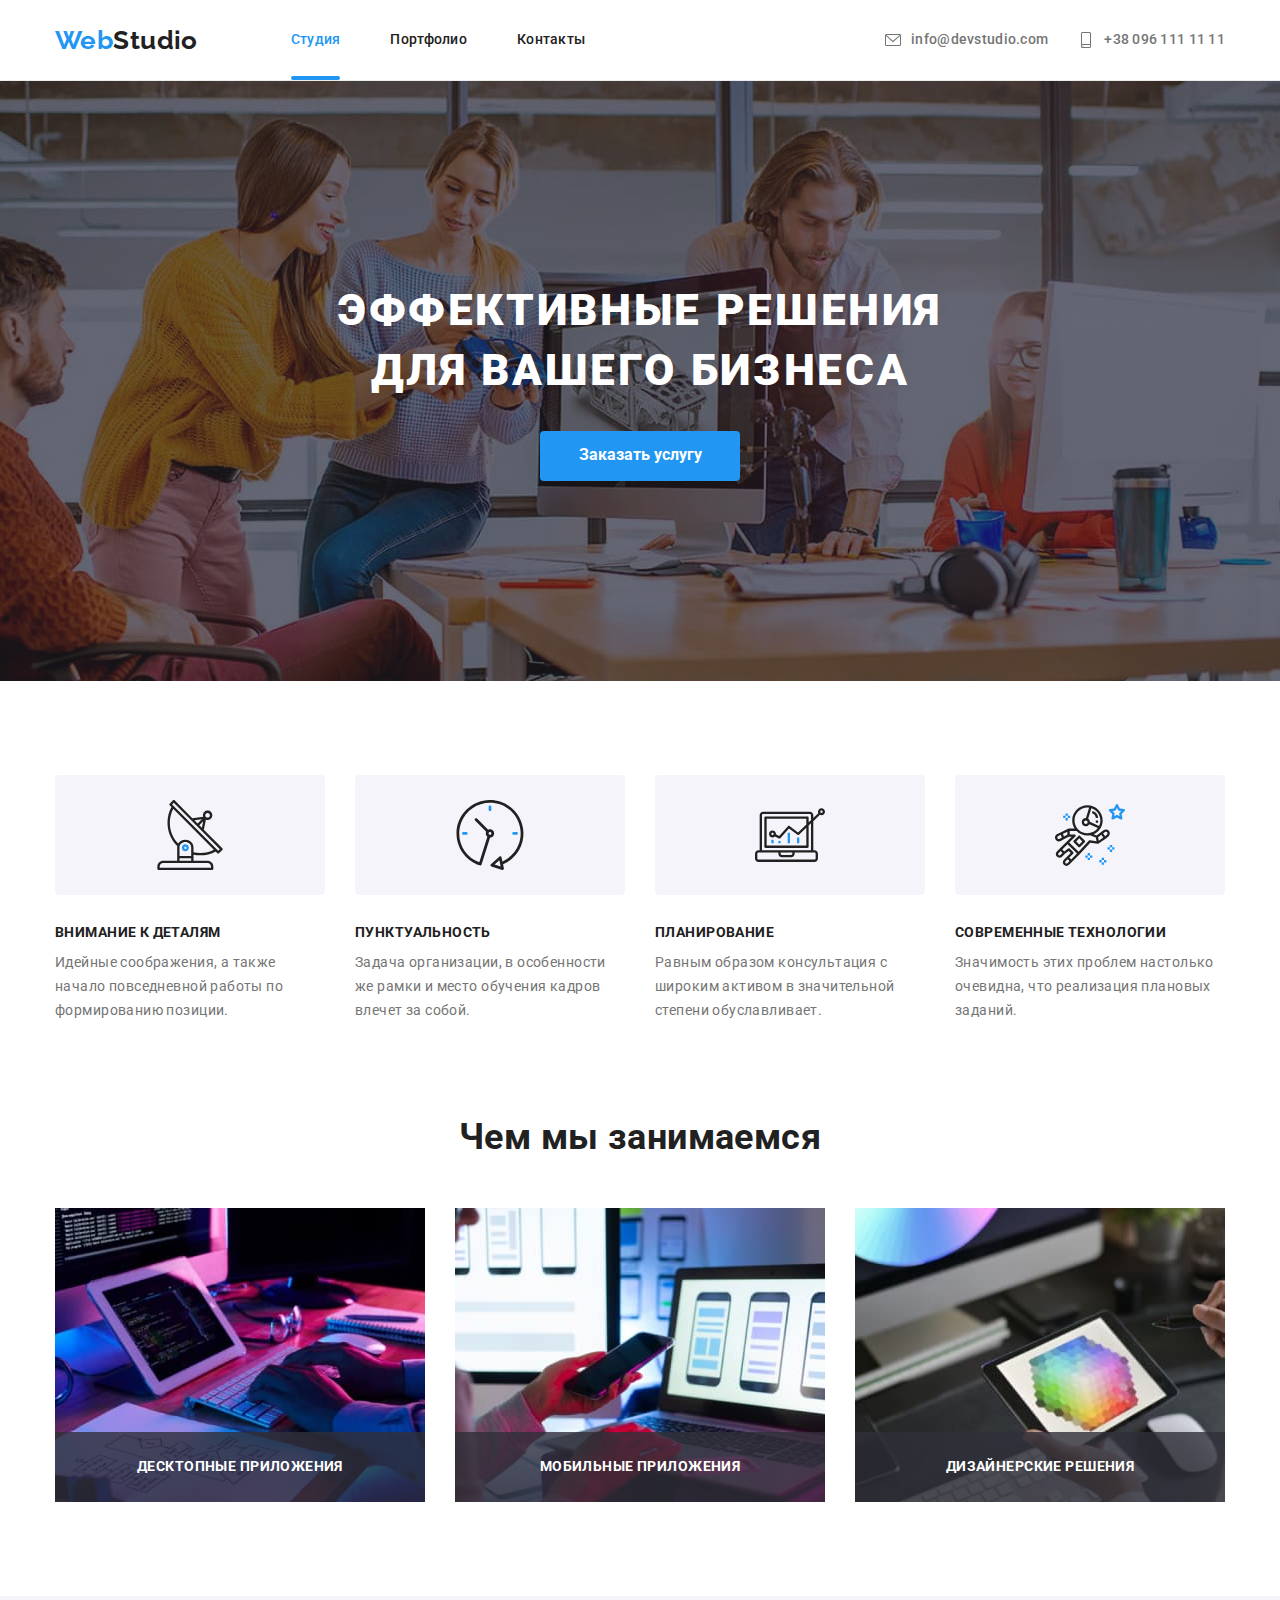
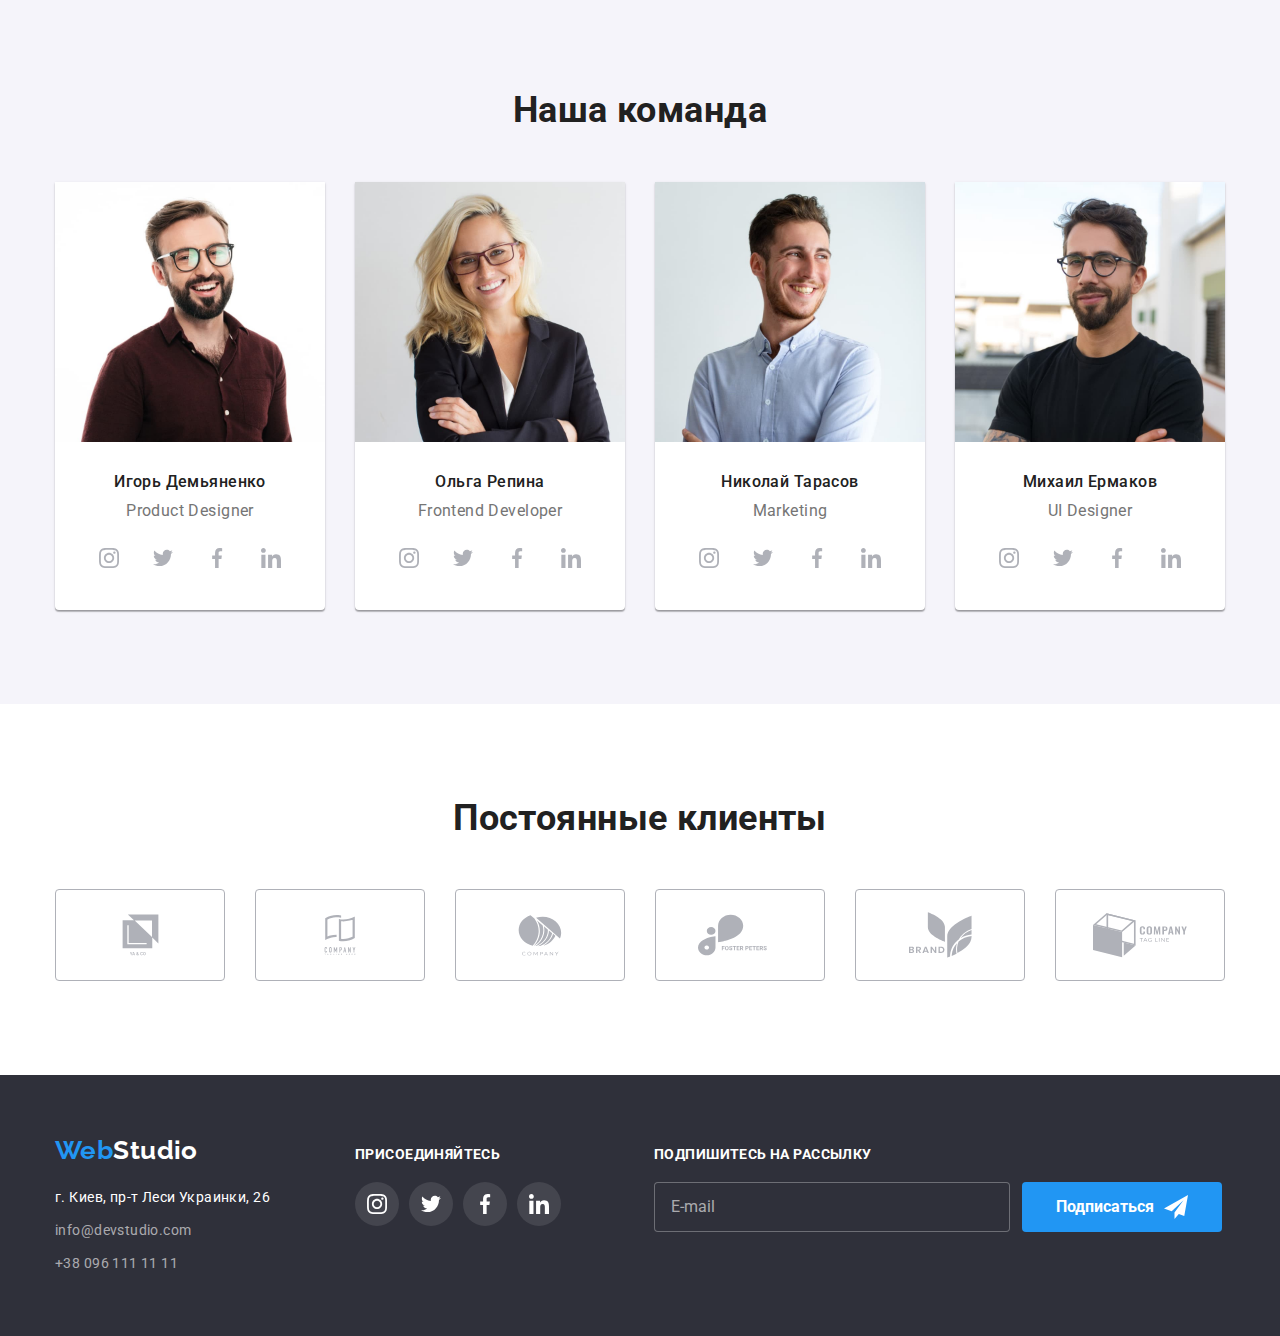
<file: index.html>
<!DOCTYPE html>
<html lang="ru">
  <head>
    <meta charset="UTF-8" />
    <meta http-equiv="X-UA-Compatible" content="IE=edge" />
    <meta name="viewport" content="width=device-width, initial-scale=1.0" />
    <title>Студия</title>
    <link
      href="https://fonts.googleapis.com/css2?family=Raleway:wght@700&family=Roboto:wght@400;500;700;900&display=swap"
      rel="stylesheet"
    />
    <link
      rel="stylesheet"
      href="https://cdnjs.cloudflare.com/ajax/libs/modern-normalize/1.0.0/modern-normalize.min.css"
    />
    <link rel="stylesheet" href="css/styles.css" />
  </head>

  <body>
    <!-- Header -->
    <header class="page-header">
      <div class="container header">
        <a href="./index.html" class="logo-font"
          >Web<span class="logo-header-color">Studio</span></a
        >

        <nav>
          <ul class="navigation">
            <li><a href="./index.html" class="font-nav current">Студия</a></li>
            <li><a href="./portfolio.html" class="font-nav">Портфолио</a></li>
            <li><a href="./contacts.html" class="font-nav">Контакты</a></li>
          </ul>
        </nav>

        <ul class="contacts">
          <li>
            <a href="mailto:info@devstudio.com" class="font-contacts mail">
              <svg class="icon">
                <use href="./images/icons.svg#icon-cont-mail"></use>
              </svg>
              info@devstudio.com</a
            >
          </li>
          <li>
            <a href="tel:+380961111111" class="font-contacts phone">
              <svg class="icon">
                <use href="./images/icons.svg#icon-cont-phone"></use>
              </svg>
              +38 096 111 11 11</a
            >
          </li>
        </ul>
      </div>
    </header>

    <main>
      <!-- Hero -->
      <section class="hero">
        <h1 class="font-hero">
          ЭФФЕКТИВНЫЕ РЕШЕНИЯ<br />
          ДЛЯ ВАШЕГО БИЗНЕСА
        </h1>
        <button type="button" class="button button-order" data-modal-open>
          Заказать услугу
        </button>
      </section>

      <!-- Преимущества -->
      <section class="section">
        <div class="container">
          <h2 class="hidden-item">Наши преимущества</h2>
          <ul class="benefits">
            <li>
              <div class="item-thumb">
                <svg class="item">
                  <use href="./images/icons.svg#icon-feature1"></use>
                </svg>
              </div>
              <h3 class="font-fact-name">ВНИМАНИЕ К ДЕТАЛЯМ</h3>
              <p class="font-fact-descr">
                Идейные соображения, а также начало повседневной работы по
                формированию позиции.
              </p>
            </li>
            <li>
              <div class="item-thumb">
                <svg class="item">
                  <use href="./images/icons.svg#icon-feature2"></use>
                </svg>
              </div>
              <h3 class="font-fact-name">ПУНКТУАЛЬНОСТЬ</h3>
              <p class="font-fact-descr">
                Задача организации, в особенности же рамки и место обучения
                кадров влечет за собой.
              </p>
            </li>
            <li>
              <div class="item-thumb">
                <svg class="item">
                  <use href="./images/icons.svg#icon-feature3"></use>
                </svg>
              </div>
              <h3 class="font-fact-name">ПЛАНИРОВАНИЕ</h3>
              <p class="font-fact-descr">
                Равным образом консультация с широким активом в значительной
                степени обуславливает.
              </p>
            </li>
            <li>
              <div class="item-thumb">
                <svg class="item">
                  <use href="./images/icons.svg#icon-feature4"></use>
                </svg>
              </div>
              <h3 class="font-fact-name">СОВРЕМЕННЫЕ ТЕХНОЛОГИИ</h3>
              <p class="font-fact-descr">
                Значимость этих проблем настолько очевидна, что реализация
                плановых заданий.
              </p>
            </li>
          </ul>
        </div>
      </section>

      <!-- Чем мы занимаемся -->
      <section class="section what-we-do">
        <div class="container">
          <h2 class="section-title">Чем мы занимаемся</h2>
          <div class="whatwedo-images">
            <div class="whatwedo-thumb">
              <img
                src="./images/what1.jpg"
                alt="Чем мы занимаемся"
                width="370"
              />
              <p class="whatwedo-label">Десктопные приложения</p>
            </div>
            <div class="whatwedo-thumb">
              <img
                src="./images/what2.jpg"
                alt="Чем мы занимаемся"
                width="370"
              />
              <p class="whatwedo-label">Мобильные приложения</p>
            </div>
            <div class="whatwedo-thumb">
              <img
                src="./images/what3.jpg"
                alt="Чем мы занимаемся"
                width="370"
              />
              <p class="whatwedo-label">Дизайнерские решения</p>
            </div>
          </div>
        </div>
      </section>

      <!-- Наша команда -->
      <section class="section command">
        <div class="container">
          <h2 class="section-title">Наша команда</h2>
          <ul class="people">
            <li class="person">
              <img
                src="./images/com_demyanenko.jpg"
                alt="Игорь Демьяненко"
                width="270"
              />
              <div class="person-descr">
                <h4 class="font-name">Игорь Демьяненко</h4>
                <p class="font-job">Product Designer</p>
                <ul class="joinus-social">
                  <li>
                    <a href="" class="social-link">
                      <svg class="icon" width="20" height="20">
                        <use href="./images/icons.svg#icon-instagram"></use>
                      </svg>
                    </a>
                  </li>
                  <li>
                    <a href="" class="social-link">
                      <svg class="icon" width="20" height="20">
                        <use href="./images/icons.svg#icon-twitter"></use>
                      </svg>
                    </a>
                  </li>
                  <li>
                    <a href="" class="social-link">
                      <svg class="icon" width="20" height="20">
                        <use href="./images/icons.svg#icon-facebook"></use>
                      </svg>
                    </a>
                  </li>
                  <li>
                    <a href="" class="social-link">
                      <svg class="icon" width="20" height="20">
                        <use href="./images/icons.svg#icon-linkedin"></use>
                      </svg>
                    </a>
                  </li>
                </ul>
              </div>
            </li>
            <li class="person">
              <img
                src="./images/com_repina.jpg"
                alt="Ольга Репина"
                width="270"
              />
              <div class="person-descr">
                <h4 class="font-name">Ольга Репина</h4>
                <p class="font-job">Frontend Developer</p>
                <ul class="joinus-social">
                  <li>
                    <a href="" class="social-link">
                      <svg class="icon" width="20" height="20">
                        <use href="./images/icons.svg#icon-instagram"></use>
                      </svg>
                    </a>
                  </li>
                  <li>
                    <a href="" class="social-link">
                      <svg class="icon" width="20" height="20">
                        <use href="./images/icons.svg#icon-twitter"></use>
                      </svg>
                    </a>
                  </li>
                  <li>
                    <a href="" class="social-link">
                      <svg class="icon" width="20" height="20">
                        <use href="./images/icons.svg#icon-facebook"></use>
                      </svg>
                    </a>
                  </li>
                  <li>
                    <a href="" class="social-link">
                      <svg class="icon" width="20" height="20">
                        <use href="./images/icons.svg#icon-linkedin"></use>
                      </svg>
                    </a>
                  </li>
                </ul>
              </div>
            </li>
            <li class="person">
              <img
                src="./images/com_tarasov.jpg"
                alt="Николай Тарасов"
                width="270"
              />
              <div class="person-descr">
                <h4 class="font-name">Николай Тарасов</h4>
                <p class="font-job">Marketing</p>
                <ul class="joinus-social">
                  <li>
                    <a href="" class="social-link">
                      <svg class="icon" width="20" height="20">
                        <use href="./images/icons.svg#icon-instagram"></use>
                      </svg>
                    </a>
                  </li>
                  <li>
                    <a href="" class="social-link">
                      <svg class="icon" width="20" height="20">
                        <use href="./images/icons.svg#icon-twitter"></use>
                      </svg>
                    </a>
                  </li>
                  <li>
                    <a href="" class="social-link">
                      <svg class="icon" width="20" height="20">
                        <use href="./images/icons.svg#icon-facebook"></use>
                      </svg>
                    </a>
                  </li>
                  <li>
                    <a href="" class="social-link">
                      <svg class="icon" width="20" height="20">
                        <use href="./images/icons.svg#icon-linkedin"></use>
                      </svg>
                    </a>
                  </li>
                </ul>
              </div>
            </li>
            <li class="person">
              <img
                src="./images/com_ermakov.jpg"
                alt="Михаил Ермаков"
                width="270"
              />
              <div class="person-descr">
                <h4 class="font-name">Михаил Ермаков</h4>
                <p class="font-job">UI Designer</p>
                <ul class="joinus-social">
                  <li>
                    <a href="" class="social-link">
                      <svg class="icon" width="20" height="20">
                        <use href="./images/icons.svg#icon-instagram"></use>
                      </svg>
                    </a>
                  </li>
                  <li>
                    <a href="" class="social-link">
                      <svg class="icon" width="20" height="20">
                        <use href="./images/icons.svg#icon-twitter"></use>
                      </svg>
                    </a>
                  </li>
                  <li>
                    <a href="" class="social-link">
                      <svg class="icon" width="20" height="20">
                        <use href="./images/icons.svg#icon-facebook"></use>
                      </svg>
                    </a>
                  </li>
                  <li>
                    <a href="" class="social-link">
                      <svg class="icon" width="20" height="20">
                        <use href="./images/icons.svg#icon-linkedin"></use>
                      </svg>
                    </a>
                  </li>
                </ul>
              </div>
            </li>
          </ul>
        </div>
      </section>

      <!-- Постоянные клиенты -->
      <section class="section portfolio">
        <div class="container">
          <h2 class="section-title">Постоянные клиенты</h2>
          <ul class="clients-list">
            <li>
              <a href="" class="client">
                <svg class="icon" width="41">
                  <use href="./images/icons.svg#icon-client1"></use>
                </svg>
              </a>
            </li>
            <li>
              <a href="" class="client">
                <svg class="icon" width="40">
                  <use href="./images/icons.svg#icon-client2"></use>
                </svg>
              </a>
            </li>
            <li>
              <a href="" class="client">
                <svg class="icon" width="44">
                  <use href="./images/icons.svg#icon-client3"></use>
                </svg>
              </a>
            </li>
            <li>
              <a href="" class="client">
                <svg class="icon" width="85">
                  <use href="./images/icons.svg#icon-client4"></use>
                </svg>
              </a>
            </li>
            <li>
              <a href="" class="client">
                <svg class="icon" width="63">
                  <use href="./images/icons.svg#icon-client5"></use>
                </svg>
              </a>
            </li>
            <li>
              <a href="" class="client">
                <svg class="icon" width="94">
                  <use href="./images/icons.svg#icon-client6"></use>
                </svg>
              </a>
            </li>
          </ul>
        </div>
      </section>
    </main>

    <!-- Модальное окно - Заказать услугу -->
    <div class="backdrop is-hidden" data-modal>
      <div class="modal-form">
        <button type="button" class="button-close" data-modal-close>
          <svg class="icon">
            <use href="./images/icons.svg#icon-modal-close"></use>
          </svg>
        </button>

        <form class="form-order">
          <h3 class="form-title">Оставьте свои данные, мы вам перезвоним</h3>
                    
          <div class="form-field form-field-first">
            <label
              >Имя
              <input type="text" name="name" class="form-input" />
              <svg class="icon">
                <use href="./images/icons.svg#icon-modal-person"></use>
              </svg>
            </label>
          </div>

          <div class="form-field">
            <label
              >Телефон
              <input type="tel" name="phone" class="form-input" />
              <svg class="icon">
                <use href="./images/icons.svg#icon-modal-phone"></use>
              </svg>
            </label>
          </div>

          <div class="form-field">
            <label
              >Почта
              <input type="email" name="email" class="form-input" />
              <svg class="icon">
                <use href="./images/icons.svg#icon-modal-email"></use>
              </svg>
            </label>
          </div>

          <div class="form-field">
            <label
              >Комментарий
              <textarea
                name="comment"
                rows="5"
                placeholder="Введите текст"
              ></textarea>                
            </label>

          </div>

          <div class="policy-agree">
            <label>
              <input
                type="checkbox"
                name="policy-agree"
                class="policy-checkbox hidden-item"
              />
              <span class="policy-checkbox-my"></span>Соглашаюсь с рассылкой и принимаю
              <a href="">Условия договора</a>
            </label>
          </div>          

          <button type="submit" class="button button-order">Отправить</button>
        </form>
      </div>
    </div>

    <!-- FOOTER -->
    <footer class="footer">
      <div class="container">
        <div class="footer-add">
          <a href="./index.html" class="logo-font"
            >Web<span class="logo-footer-color">Studio</span></a
          >
          <address class="address">
            <p>г. Киев, пр-т Леси Украинки, 26</p>

            <ul>
              <li>
                <a href="mailto:info@devstudio.com" class="footer-contacts"
                  >info@devstudio.com</a
                >
              </li>
              <li>
                <a href="tel:+380961111111" class="footer-contacts"
                  >+38 096 111 11 11</a
                >
              </li>
            </ul>
          </address>
        </div>

        <div class="footer-joinus">
          <p class="joinus">ПРИСОЕДИНЯЙТЕСЬ</p>
          <ul class="joinus-social">
            <li>
              <a href="" class="social-link" aria-label="Instagram">
                <svg class="icon" width="20" height="20">
                  <use href="./images/icons.svg#icon-instagram"></use>
                </svg>
              </a>
            </li>
            <li>
              <a href="" class="social-link" aria-label="Twitter">
                <svg class="icon" width="20" height="20">
                  <use href="./images/icons.svg#icon-twitter"></use>
                </svg>
              </a>
            </li>
            <li>
              <a href="" class="social-link" aria-label="Facebook">
                <svg class="icon" width="20" height="20">
                  <use href="./images/icons.svg#icon-facebook"></use>
                </svg>
              </a>
            </li>
            <li>
              <a href="" class="social-link">
                <svg class="icon" width="20" height="20" aria-label="LinkedIn">
                  <use href="./images/icons.svg#icon-linkedin"></use>
                </svg>
              </a>
            </li>
          </ul>
        </div>

        <form class="footer-signus">
          <p class="joinus">ПОДПИШИТЕСЬ НА РАССЫЛКУ</p>

          <div class="signus">
            <input type="email" name="sign-email" placeholder="E-mail" />
            <button type="submit" class="button button-signus">
              Подписаться
              <svg class="icon">
                <use href="./images/icons.svg#icon-subscribe"></use>
              </svg>
            </button>
          </div>
        </form>
      </div>
    </footer>

    <script src="./js/modal.js"></script>
  </body>
</html>
</file>
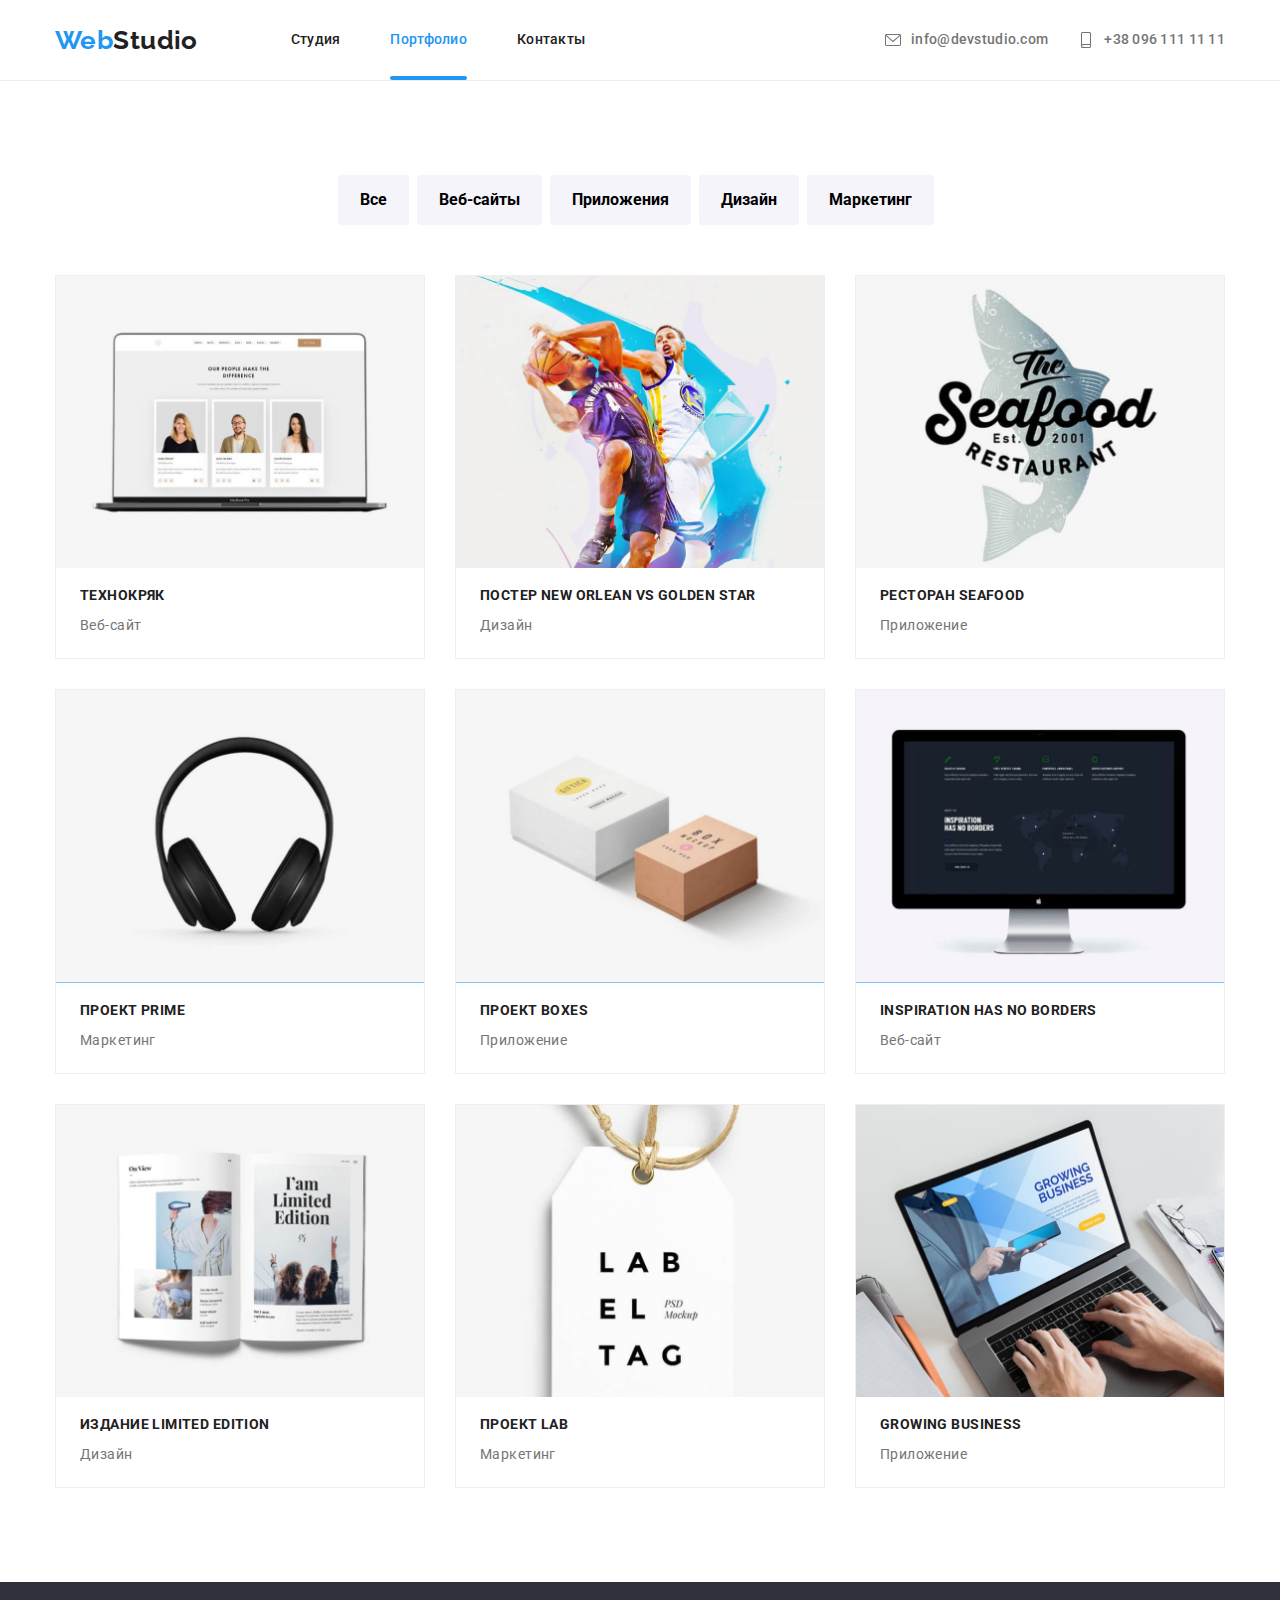
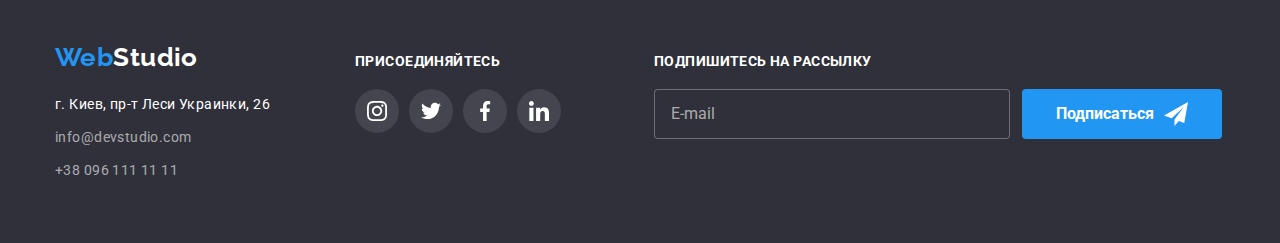
<file: portfolio.html>
﻿<!DOCTYPE html>
<html lang="ru">
<head>
    <meta charset="UTF-8">
    <meta http-equiv="X-UA-Compatible" content="IE=edge">
    <meta name="viewport" content="width=device-width, initial-scale=1.0">
    <title>Портфолио</title>
    <link href="https://fonts.googleapis.com/css2?family=Raleway:wght@700&family=Roboto:wght@400;500;700;900&display=swap"
        rel="stylesheet">
    <link rel="stylesheet" href="https://cdnjs.cloudflare.com/ajax/libs/modern-normalize/1.0.0/modern-normalize.min.css" />
    <link rel="stylesheet" href="css/styles.css" />
    
   
</head>

<body>
    <!-- Header -->
    <header class="page-header">
        <div class="container header">
            <a href="./index.html" class="logo-font">Web<span class="logo-header-color">Studio</span></a>
    
            <nav>
                <ul class="navigation">
                    <li><a href="./index.html" class="font-nav">Студия</a></li>
                    <li><a href="./portfolio.html" class="font-nav current">Портфолио</a></li>
                    <li><a href="./contacts.html" class="font-nav">Контакты</a></li>
                </ul>
            </nav>
    
            <ul class="contacts">
                <li><a href="mailto:info@devstudio.com" class="font-contacts mail">
                        <svg class="icon">
                            <use href="./images/icons.svg#icon-cont-mail"></use>
                        </svg>
                        info@devstudio.com</a></li>
                <li><a href="tel:+380961111111" class="font-contacts phone">
                        <svg class="icon">
                            <use href="./images/icons.svg#icon-cont-phone"></use>
                        </svg>
                        +38 096 111 11 11</a></li>
            </ul>
    
        </div>
    </header>


    <main>
        <!-- Портфолио -->
        <section class="section portfolio">
        <!--  <h2>Наши работы</h2> -->
        <!-- Фильтр отображения работ -->
        <div class="container control-panel">
            <button type="button" class="button button-filter">Все</button>
            <button type="button" class="button button-filter">Веб-сайты</button>
            <button type="button" class="button button-filter">Приложения</button>
            <button type="button" class="button button-filter">Дизайн</button>
            <button type="button" class="button button-filter">Маркетинг</button>
        </div>

        <!-- Список наших работ -->
        <div class="container">    
        <ul class="portfolio-products">
            <li class="product">
                <a href="">
                    <div class="product-thumb">
                        <img src="./images/project1.jpg" alt="Технокряк" width="370">
                        <div class="product-overlay">                            
                            <p>Lorem ipsum dolor sit amet consectetur, adipisicing elit. Aliquid quis cumque nostrum alias vel saepe corporis.
                                Doloribus tempora facere et?</p>
                        </div>
                    </div>
                    <div class="product-descr">
                        <h4 class="font-fact-name">Технокряк</h4>
                        <p class="font-fact-descr">Веб-сайт</p>
                    </div>
                </a>
            </li>

            <li class="product">
                <a href="">
                    <div class="product-thumb">
                        <img src="./images/project2.jpg" alt="Постер New Orlean vs Golden Star" width="370">
                        <div class="product-overlay">
                            <p>Lorem ipsum dolor sit amet consectetur, adipisicing elit. Aliquid quis cumque nostrum alias vel saepe corporis.
                                Doloribus tempora facere et?</p>
                        </div>
                    </div>
                    <div class="product-descr">
                        <h4 class="font-fact-name">Постер New Orlean vs Golden Star</h4>
                        <p class="font-fact-descr">Дизайн</p>
                    </div>
                </a>
            </li>

            <li class="product">
                <a href="">
                    <div class="product-thumb">
                        <img src="./images/project3.jpg" alt="Ресторан Seafood" width="370">
                        <div class="product-overlay">
                            <p>Lorem ipsum dolor sit amet consectetur, adipisicing elit. Aliquid quis cumque nostrum alias vel saepe corporis.
                                Doloribus tempora facere et?</p>
                        </div>
                    </div>
                    <div class="product-descr">
                        <h4 class="font-fact-name">Ресторан Seafood</h4>
                        <p class="font-fact-descr">Приложение</p>
                    </div>
                </a>
            </li>        
            <li class="product">
                <a href="">
                    <div class="product-thumb">
                        <img src="./images/project4.jpg" alt="Проект Prime" width="370">
                        <div class="product-overlay">
                            <p>Lorem ipsum dolor sit amet consectetur, adipisicing elit. Aliquid quis cumque nostrum alias vel saepe corporis.
                                Doloribus tempora facere et?</p>
                        </div>
                    </div>
                    <div class="product-descr">
                        <h4 class="font-fact-name">Проект Prime</h4>
                        <p class="font-fact-descr">Маркетинг</p>
                    </div>
                </a>
            </li>
            
            <li class="product">
                <a href="">
                    <div class="product-thumb">
                        <img src="./images/project5.jpg" alt="Проект Boxes" width="370">
                        <div class="product-overlay">
                            <p>Lorem ipsum dolor sit amet consectetur, adipisicing elit. Aliquid quis cumque nostrum alias vel saepe corporis.
                                Doloribus tempora facere et?</p>
                        </div>
                    </div>
                    <div class="product-descr">
                        <h4 class="font-fact-name">Проект Boxes</h4>
                        <p class="font-fact-descr">Приложение</p>
                    </div>
                </a>
            </li>
            
            <li class="product">
                <a href="">
                    <div class="product-thumb">  
                        <img src="./images/project6.jpg" alt="Inspiration has no Borders" width="370">
                        <div class="product-overlay">
                            <p>Lorem ipsum dolor sit amet consectetur, adipisicing elit. Aliquid quis cumque nostrum alias vel saepe corporis.
                                Doloribus tempora facere et?</p>
                        </div>
                    </div>
                    <div class="product-descr">
                        <h4 class="font-fact-name">Inspiration has no Borders</h4>
                        <p class="font-fact-descr">Веб-сайт</p>
                    </div>
                </a>
            </li>

            <li class="product">
                <a href="">
                    <div class="product-thumb">
                        <img src="./images/project7.jpg" alt="Издание Limited Edition" width="370">
                        <div class="product-overlay">
                            <p>Lorem ipsum dolor sit amet consectetur, adipisicing elit. Aliquid quis cumque nostrum alias vel saepe corporis.
                                Doloribus tempora facere et?</p>
                        </div>
                    </div>
                    <div class="product-descr">
                        <h4 class="font-fact-name">Издание Limited Edition</h4>
                        <p class="font-fact-descr">Дизайн</p>
                    </div>
                </a>
            </li>
            
            <li class="product">
                <a href="">
                    <div class="product-thumb">
                        <img src="./images/project8.jpg" alt="Проект LAB" width="370">
                        <div class="product-overlay">
                            <p>Lorem ipsum dolor sit amet consectetur, adipisicing elit. Aliquid quis cumque nostrum alias vel saepe corporis.
                                Doloribus tempora facere et?</p>
                        </div>
                    </div>
                    <div class="product-descr">
                        <h4 class="font-fact-name">Проект LAB</h4>
                        <p class="font-fact-descr">Маркетинг</p>
                    </div>
                </a>
            </li>
            
            <li class="product">
                <a href="">
                    <div class="product-thumb">
                        <img src="./images/project9.jpg" alt="Growing Business" width="370">
                        <div class="product-overlay">
                            <p>Lorem ipsum dolor sit amet consectetur, adipisicing elit. Aliquid quis cumque nostrum alias vel saepe corporis.
                                Doloribus tempora facere et?</p>
                        </div>
                    </div>
                    <div class="product-descr">
                        <h4 class="font-fact-name">Growing Business</h4>
                        <p class="font-fact-descr">Приложение</p>
                    </div>
                </a>
            </li>
        </ul>
        </div>

        </section>

    </main>

    <!-- FOOTER -->
    <footer class="footer">
        <div class="container">
            <div class="footer-add">
                <a href="./index.html" class="logo-font">Web<span class="logo-footer-color">Studio</span></a>
                <address class="address">
                    <p>г. Киев, пр-т Леси Украинки, 26</p>
    
                    <ul>
                        <li>
                            <a href="mailto:info@devstudio.com" class="footer-contacts">info@devstudio.com</a>
                        </li>
                        <li>
                            <a href="tel:+380961111111" class="footer-contacts">+38 096 111 11 11</a>
                        </li>
                    </ul>
                </address>
            </div>
    
            <div class="footer-joinus">
                <p class="joinus">ПРИСОЕДИНЯЙТЕСЬ</p>
                <ul class="joinus-social">
                    <li>
                        <a href="" class="social-link" aria-label="Instagram">
                            <svg class="icon" width="20" height="20">
                                <use href="./images/icons.svg#icon-instagram"></use>
                            </svg>
                        </a>
                    </li>
                    <li>
                        <a href="" class="social-link" aria-label="Twitter">
                            <svg class="icon" width="20" height="20">
                                <use href="./images/icons.svg#icon-twitter"></use>
                            </svg>
                        </a>
                    </li>
                    <li>
                        <a href="" class="social-link" aria-label="Facebook">
                            <svg class="icon" width="20" height="20">
                                <use href="./images/icons.svg#icon-facebook"></use>
                            </svg>
                        </a>
                    </li>
                    <li>
                        <a href="" class="social-link">
                            <svg class="icon" width="20" height="20" aria-label="LinkedIn">
                                <use href="./images/icons.svg#icon-linkedin"></use>
                            </svg>
                        </a>
                    </li>
                </ul>
            </div>
    
            <form class="footer-signus">
                <p class="joinus">ПОДПИШИТЕСЬ НА РАССЫЛКУ</p>
    
                <div class="signus">
                    <input type="email" name="sign-email" placeholder="E-mail" />
                    <button type="submit" class="button button-signus">
                        Подписаться
                        <svg class="icon">
                            <use href="./images/icons.svg#icon-subscribe"></use>
                        </svg>
                    </button>
                </div>
            </form>
        </div>
    </footer>
    
</body>
</html>
</file>
<file: css/styles.css>
:root {
  --main-text-color: #212121;
  --blue-color: #2196f3;
  --grey-color: #757575;
  --accent-bcg-color: #2f303a;
  --duration: 250ms;
  --timing-function: cubic-bezier(0.4, 0, 0.2, 1);
}

html,
body {
  background-color: #ffffff;
  color: var(--main-text-color);
  font-family: Roboto, sans-serif;
  font-size: 14px;
  letter-spacing: 0.03em;
}

.logo-font {
  font-family: Raleway, sans-serif;
  font-weight: 700;
  font-size: 26px;
  line-height: 1.19;
  color: var(--blue-color);
  text-decoration: none;
}

.logo-header-color {
  color: var(--main-text-color);
}

.logo-footer-color {
  color: #ffffff;
}

h1,
h2,
h3,
h4,
h5,
h6,
p,
ul {
  margin: 0;
  padding: 0;
}

.hidden-item {
  position: absolute;
  width: 1px;
  height: 1px;
  margin: -1px;
  border: 0;
  padding: 0;
  clip: rect(0 0 0 0);
  overflow: hidden;
}

/* ---------------  HEADER  ----------------*/
.page-header {
  display: flex;
  align-items: center;
  border-bottom: 1px solid #ececec;
}

.container {
  width: 1200px;
  margin-left: auto;
  margin-right: auto;
  padding-left: 15px;
  padding-right: 15px;
}

.header {
  display: flex;
  align-items: center;
}

.navigation {
  display: flex;
  list-style: none;
}

.navigation li:not(:first-child) {
  margin-left: 50px;
}

.navigation li:first-child {
  margin-left: 93px;
}

.font-nav {
  position: relative;
  display: block;
  padding-top: 32px;
  padding-bottom: 32px;
  text-decoration: none;
  font-weight: 500;
  font-size: 14px;
  line-height: 1.14;
  letter-spacing: 0.02em;
  color: var(--main-text-color);

  transition: color var(--duration) var(--timing-function);
}

.font-nav:hover,
.font-nav:focus {
  color: var(--blue-color);
}

.font-nav.current {
  color: var(--blue-color);
}

.font-nav.current::after {
  position: absolute;
  bottom: 0;
  left: 0;
  content: "";
  width: 100%;
  height: 4px;
  border-radius: 2px;
  background-color: var(--blue-color);
  display: inline-block;
}

.font-contacts {
  display: flex;
  padding-top: 32px;
  padding-bottom: 32px;
  text-decoration: none;
  font-weight: 500;
  font-size: 14px;
  line-height: 1.14;
  letter-spacing: 0.02em;
  color: var(--grey-color);

  transition: color var(--duration) var(--timing-function);
}

.font-contacts:hover,
.font-contacts:focus {
  color: var(--blue-color);
}

.contacts {
  display: flex;
  list-style: none;
  margin-left: auto;
}

.contacts li:not(:first-child) {
  margin-left: 30px;
}

.font-contacts .icon {
  width: 16px;
  height: 16px;
  margin-right: 10px;
}

.icon {
  fill: currentColor;
}

/* ----------------  HERO  -----------------*/

.hero {
  padding-top: 200px;
  text-align: center;

  max-width: 1600px;
  height: 600px;
  margin-left: auto;
  margin-right: auto;
  background-color: var(--accent-bcg-color);
  background-image: linear-gradient(
      to top,
      rgba(47, 48, 58, 0.4),
      rgba(47, 48, 58, 0.4)
    ),
    url("../images/hero-bcg.jpg");
  background-repeat: no-repeat;
  background-position: center;
}

.font-hero {
  font-weight: 900;
  font-size: 44px;
  line-height: 1.36;
  text-align: center;
  letter-spacing: 0.06em;
  color: #ffffff;
}

.button {
  height: 50px;
  border-radius: 4px;
  font-family: inherit;
  font-weight: 700;
  font-size: 16px;
  cursor: pointer;
  border: none;
}

.button-order {
  width: 200px;
  margin-top: 30px;
  background: var(--blue-color);
  color: #ffffff;
  margin-left: auto;
  margin-right: auto;
}

.button-order:hover {
  box-shadow: 0px 4px 4px rgba(0, 0, 0, 0.15);
}

/* ----------- ОКНО ЗАКАЗАТЬ УСЛУГУ ---------- */
.backdrop {
  position: fixed;
  top: 0;
  left: 0;
  width: 100%;
  height: 100%;
  background: rgba(0, 0, 0, 0.2);

  transition: opacity 500ms var(--timing-function);
}

.modal-form {
  position: absolute;
  top: 50%;
  left: 50%;
  transform: translate(-50%, -50%) scale(1);
  width: 528px;
  padding: 40px;
  background-color: #ffffff;
  box-shadow: 0px 1px 3px rgba(0, 0, 0, 0.12), 0px 1px 1px rgba(0, 0, 0, 0.14),
    0px 2px 1px rgba(0, 0, 0, 0.2);
  border-radius: 4px;

  transition: transform 500ms var(--timing-function);
}

.backdrop.is-hidden {
  opacity: 0;
  pointer-events: none;
}

.backdrop.is-hidden .modal-order {
  transform: translate(-50%, -50%) scale(0.8);
}

.button-close {
  display: flex;
  justify-content: center;
  align-items: center;
  position: absolute;
  top: 8px;
  right: 8px;
  width: 30px;
  height: 30px;
  padding: 0;
  border-radius: 50%;
  color: #000;
  background: #ffffff;
  border: 1px solid rgba(0, 0, 0, 0.1);
  cursor: pointer;

  transition: color var(--duration) var(--timing-function);
}

.button-close .icon {
  width: 18px;
  height: 18px;
}

.button-close:hover {
  color: var(--blue-color);
}

.form-title {
  font-weight: 700;
  font-size: 20px;
  line-height: 1.15;
  text-align: center;
  letter-spacing: 0.03em;
  color: #212121;
}

.form-order {
  text-align: center;
}

.form-order ul {
  list-style: none;
}

.form-field {
  position: relative;
  text-align: left;
  margin-top: 10px;
}

.form-field-first {
  margin-top: 12px;
}

.form-field label {
  font-size: 12px;
  line-height: 1.17;
  letter-spacing: 0.01em;
  color: #757575;
}

.form-field .icon {
  position: absolute;
  width: 18px;
  height: 18px;
  top: 30px;
  left: 15px;

  transition: color var(--duration) var(--timing-function);
}

.form-input {
  width: 100%;
  margin-top: 4px;
  padding-left: 42px;
  height: 40px;
  border: 1px solid rgba(33, 33, 33, 0.2);
  border-radius: 4px;

  transition: border-color var(--duration) var(--timing-function);
}

.form-input:focus {
  border-color: var(--blue-color);
  outline: none;
}

.form-input:focus + .icon {
  color: var(--blue-color);
}

.form-order textarea {
  display: block;
  width: 100%;
  height: 120px;
  margin-top: 4px;
  resize: none;
  padding: 12px 16px;
  border: 1px solid rgba(33, 33, 33, 0.2);
  border-radius: 4px;

  transition: border-color var(--duration) var(--timing-function);
}

.form-order textarea:focus {
  border-color: var(--blue-color);
  outline: none;
}

.form-order textarea::placeholder {
  font-size: 14px;
  line-height: 1.14;
  letter-spacing: 0.01em;
  color: rgba(117, 117, 117, 0.5);
}

.policy-agree {
  display: block;
  margin-top: 20px;
}

.policy-agree label {
  display: flex;
  justify-content: center;
  align-items: center;
  line-height: 1.71;
  letter-spacing: 0.03em;
  color: #757575;
  /* outline: 1px dashed green; */
}

.policy-agree a,
.policy-agree a:visited {
  color: var(--blue-color);
  margin-left: 5px;
}

.policy-agree a:focus-visible {
  outline-color: #2196f3;
}

.policy-checkbox-my {
  display: inline-block;
  width: 16px;
  height: 15px;
  margin-right: 7px;
  border: 2px solid #212121;
  border-radius: 2px;
}

.policy-checkbox:focus-visible + .policy-checkbox-my {
  box-shadow: 0 0 0 2px var(--blue-color);
}

.policy-checkbox:checked + .policy-checkbox-my {
  border: 0;
  background-color: var(--blue-color);
  background-image: url("data:image/svg+xml,%3Csvg width='16' height='15' fill='none' xmlns='http://www.w3.org/2000/svg'%3E%3Crect width='16' height='15' rx='2' fill='none'/%3E%3Cpath d='m3.957 7.752-.069-.066-.069.065-.888.842-.076.072.076.073 3.496 3.334.069.066.069-.066 7.504-7.158.076-.073-.076-.072-.882-.841-.069-.066-.069.066-6.553 6.246-2.539-2.422Z' fill='%23fff' stroke='%23fff' stroke-width='.2'/%3E%3C/svg%3E");
}

/* ------------  ПРЕИМУЩЕСТВА  -------------*/
.section {
  padding-top: 94px;
}

.benefits {
  display: flex;
  list-style: none;
  margin-left: -30px;
}

.benefits li {
  flex-basis: calc(100% / 4 - 30px);
  margin-left: 30px;
}

.benefits .item-thumb {
  display: flex;
  justify-content: center;
  align-items: center;
  width: 270px;
  height: 120px;
  margin-bottom: 30px;
  background: #f5f4fa;
  border-radius: 4px;
}

.benefits .item {
  width: 70px;
  height: 70px;
}

.font-fact-name {
  font-size: 14px;
  line-height: 1.14;
  text-align: left;
  text-transform: uppercase;
}

.font-fact-descr {
  font-size: 14px;
  line-height: 1.71;
  text-align: left;
  color: var(--grey-color);
  margin-top: 10px;
}

/* ----------  ЧЕМ МЫ ЗАНИМАЕМСЯ  -----------*/

.what-we-do {
  padding-bottom: 94px;
}

.section-title {
  font-size: 36px;
  text-align: center;
}

.whatwedo-images {
  display: flex;
  justify-content: space-between;
  margin-top: 50px;
}

.whatwedo-thumb {
  position: relative;
}

.whatwedo-label {
  position: absolute;
  bottom: 0;
  padding-top: 27px;
  padding-bottom: 27px;
  width: 100%;
  font-weight: 700;
  font-size: 14px;
  line-height: 1.14;
  text-align: center;
  letter-spacing: 0.03em;
  text-transform: uppercase;
  color: #ffffff;
  background: rgba(47, 48, 58, 0.8);
}
/* -------------  НАША КОМАНДА  -------------*/
.command {
  background: #f5f4fa;
  padding-bottom: 94px;
}

.people {
  display: flex;
  justify-content: center;
  list-style: none;
  margin-top: 50px;
}

.person {
  background: #ffffff;
  flex-basis: calc (100% / 4 - 30px);
  margin-left: 30px;
  box-shadow: 0px 1px 3px rgba(0, 0, 0, 0.12), 0px 1px 1px rgba(0, 0, 0, 0.14),
    0px 2px 1px rgba(0, 0, 0, 0.2);
  border-radius: 0px 0px 4px 4px;
}

.person:first-child {
  margin-left: 0;
}

.person-descr {
  padding: 30px 0;
}

.font-name {
  font-weight: 500;
  font-size: 16px;
  text-align: center;
  line-height: 1.19;
}

.font-job {
  font-size: 16px;
  text-align: center;
  line-height: 1.19;
  color: var(--grey-color);
  margin-top: 10px;
}

.person .joinus-social {
  width: 206px;
  margin-top: 16px;
  margin-left: auto;
  margin-right: auto;
}

.person .social-link {
  display: flex;
  justify-content: center;
  align-items: center;
  width: 44px;
  height: 44px;
  border-radius: 50%;
  background: rgba(255, 255, 255, 0.1);
  color: #afb1b8;
  transition: color var(--duration) var(--timing-function),
    background-color var(--duration) var(--timing-function);
}

.person .social-link:hover,
.person .social-link:focus {
  color: #ffffff;
  background-color: var(--blue-color);
}

/* -------- Постоянные клиенты ------------ */
.clients-list {
  display: flex;
  justify-content: space-between;
  list-style: none;
  margin-top: 50px;
}

.client {
  display: flex;
  justify-content: center;
  align-items: center;
  width: 170px;
  height: 92px;
  border: 1px solid #afb1b8;
  border-radius: 4px;
  color: #afb1b8;

  transition: color var(--duration) var(--timing-function),
    border-color var(--duration) var(--timing-function);
}

.client:hover,
.client:focus {
  color: var(--blue-color);
  border-color: var(--blue-color);
}

/* --------------  FOOTER  --------------- */
.footer {
  padding: 60px 0;
  background: var(--accent-bcg-color);
}

.footer > .container {
  display: flex;
  align-items: baseline;
}

.footer-add {
  width: 230px;
}

.address {
  padding-top: 20px;
  font-style: normal;
  font-size: 14px;
  line-height: 1.71;
  color: #ffffff;
}

.footer-contacts {
  display: block;
  padding-top: 9px;
  text-decoration: none;
  font-size: 14px;
  line-height: 1.71;
  letter-spacing: 0.03em;
  color: rgba(255, 255, 255, 0.6);

  transition: color var(--duration) var(--timing-function);
}

.footer-contacts:hover,
.footer-contacts:focus {
  color: var(--blue-color);
}

.address ul {
  list-style: none;
}

.footer-joinus {
  width: 206px;
  margin-left: 70px;
}

.joinus {
  font-weight: 700;
  font-size: 14px;
  line-height: 16px;
  letter-spacing: 0.03em;
  text-transform: uppercase;
  color: #ffffff;
  margin-bottom: 20px;
}

.joinus-social {
  display: flex;
  list-style: none;
  justify-content: space-between;
}

.footer-joinus .social-link {
  display: flex;
  justify-content: center;
  align-items: center;
  width: 44px;
  height: 44px;
  border-radius: 50%;
  color: #ffffff;
  background: rgba(255, 255, 255, 0.1);

  transition: background-color var(--duration) var(--timing-function);
}

.footer-joinus .social-link:hover,
.footer-joinus .social-link:focus {
  background: var(--blue-color);
}

.footer-signus {
  margin-left: 93px;
}

.footer-signus input {
  width: 356px;
  margin-right: 12px;
  padding-left: 16px;
  color: rgba(255, 255, 255, 0.6);
  background-color: var(--accent-bcg-color);
  border: 1px solid rgba(255, 255, 255, 0.3);
  border-radius: 4px;
}

.footer-signus input::placeholder {
  font-size: 16px;
  color: rgba(255, 255, 255, 0.6);
}

.signus {
  display: flex;
  height: 50px;
}

.button-signus {
  width: 200px;
  background: var(--blue-color);
  color: #ffffff;
  margin-left: auto;
  display: flex;
  justify-content: center;
  align-items: center;
}

.signus .icon {
  margin-left: 10px;
  width: 24px;
  height: 24px;
}

/* -------------- PORTFOLI0  -------------- */
.portfolio {
  padding-bottom: 94px;
}

.control-panel {
  display: flex;
  justify-content: center;
  padding-bottom: 50px;
}

.button-filter {
  margin-right: 8px;
  padding: 0 22px;
  background: #f5f4fa;

  transition: background-color var(--duration) var(--timing-function),
    color var(--duration) var(--timing-function);
}

.button-filter:hover,
.button-filter:focus {
  background: var(--blue-color);
  color: #ffffff;
  box-shadow: 0px 3px 1px rgba(0, 0, 0, 0.1), 0px 1px 2px rgba(0, 0, 0, 0.08),
    0px 2px 2px rgba(0, 0, 0, 0.12);
}

.portfolio-products {
  display: flex;
  flex-wrap: wrap;
  margin-left: -30px;
  margin-bottom: -30px;
  list-style: none;
}

.product {
  border: 1px solid #eeeeee;
  width: calc(100% / 3 - 30px);
  margin-left: 30px;
  margin-bottom: 30px;
}

.product-thumb {
  position: relative;
  overflow: hidden;
}

.product a {
  display: block;
  text-decoration: none;
  color: var(--main-text-color);
}

.product a:hover,
.product a:focus {
  box-shadow: 0px 1px 1px rgba(0, 0, 0, 0.12), 0px 4px 4px rgba(0, 0, 0, 0.06),
    1px 4px 6px rgba(0, 0, 0, 0.16);
}

.product-overlay {
  position: absolute;
  top: 0;
  left: 0;
  padding: 63px 24px;
  width: 100%;
  height: 100%;
  background: rgba(33, 150, 243, 0.9);
  color: #ffffff;
  font-size: 18px;
  line-height: 1.56;
  letter-spacing: 00.03em;

  overflow: hidden;

  transform: translatey(100%);
  transition: transform var(--duration) var(--timing-function);
}

.product a:hover .product-overlay {
  transform: translateY(0);
}

.product img,
.customers img,
.person img,
.whatwedo-images img {
  display: block;
  max-width: 100%;
}

.product-descr {
  padding: 20px 24px;
}
</file>
